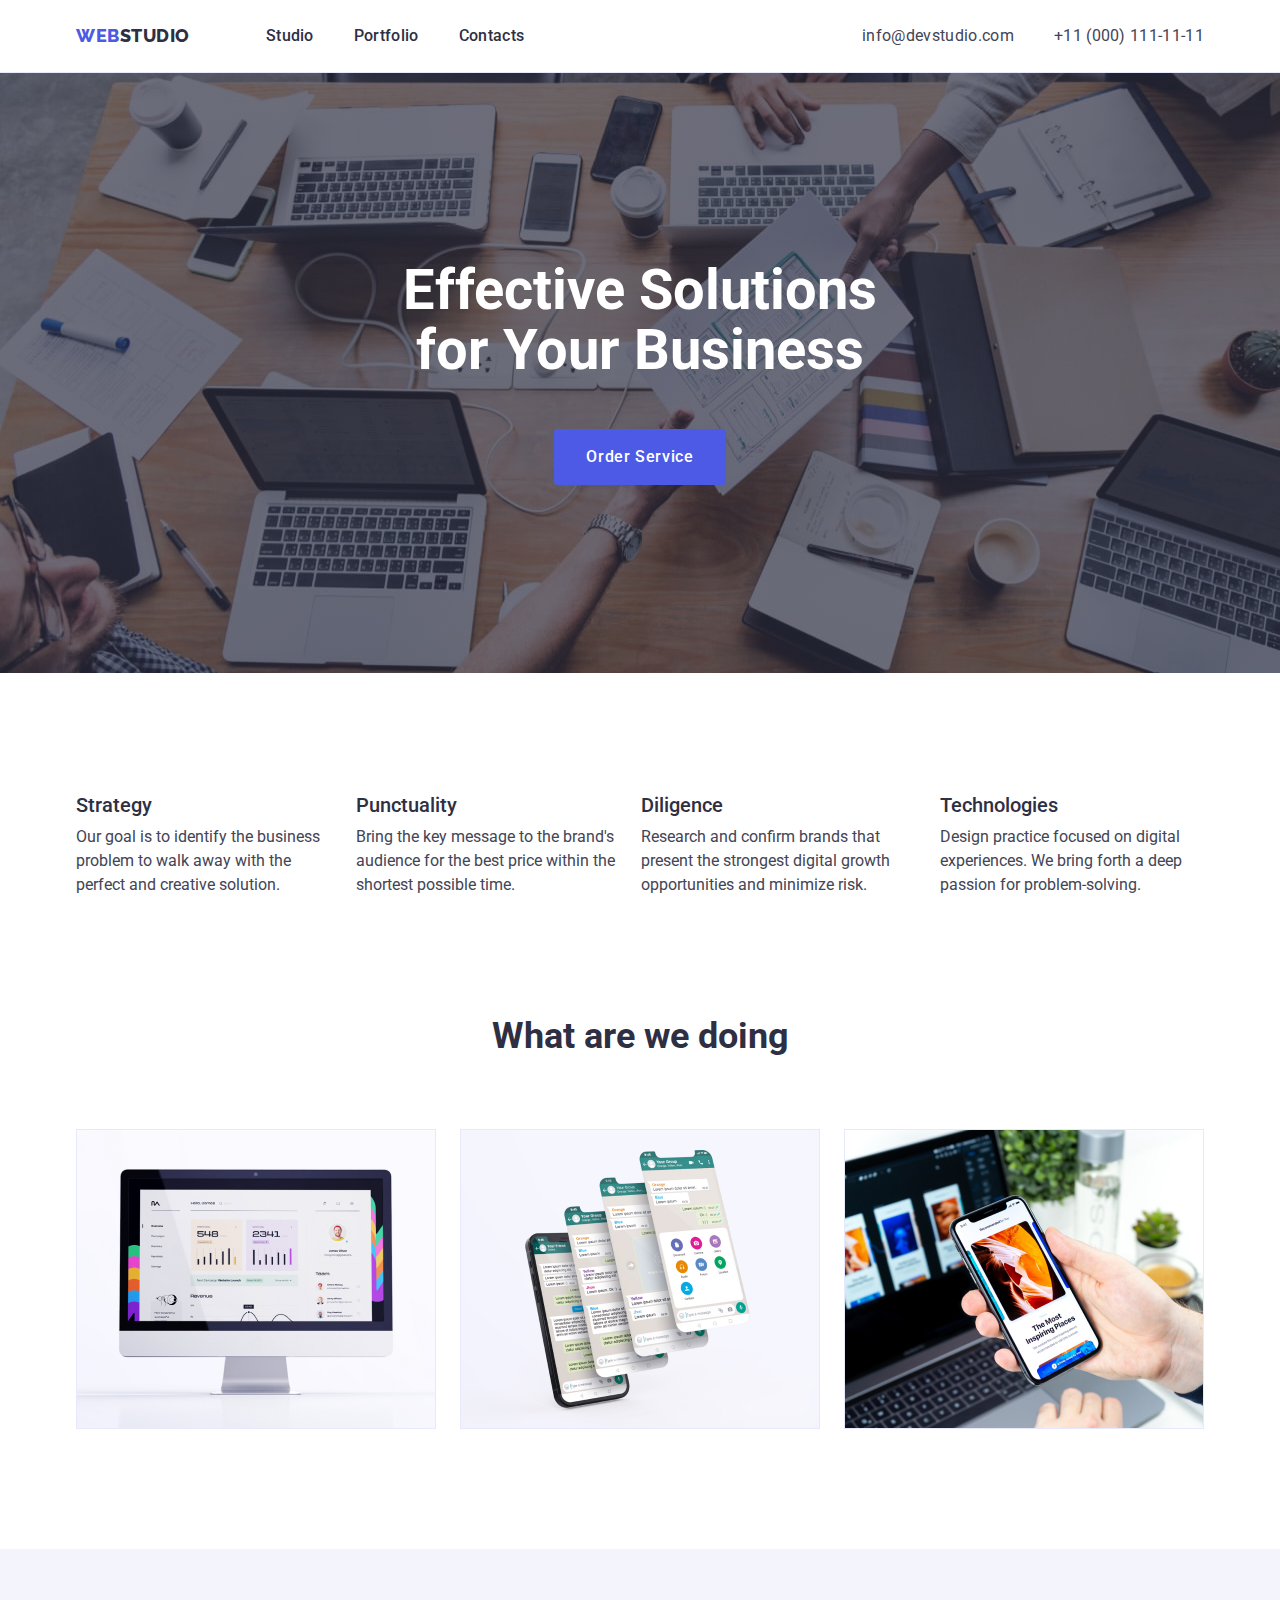
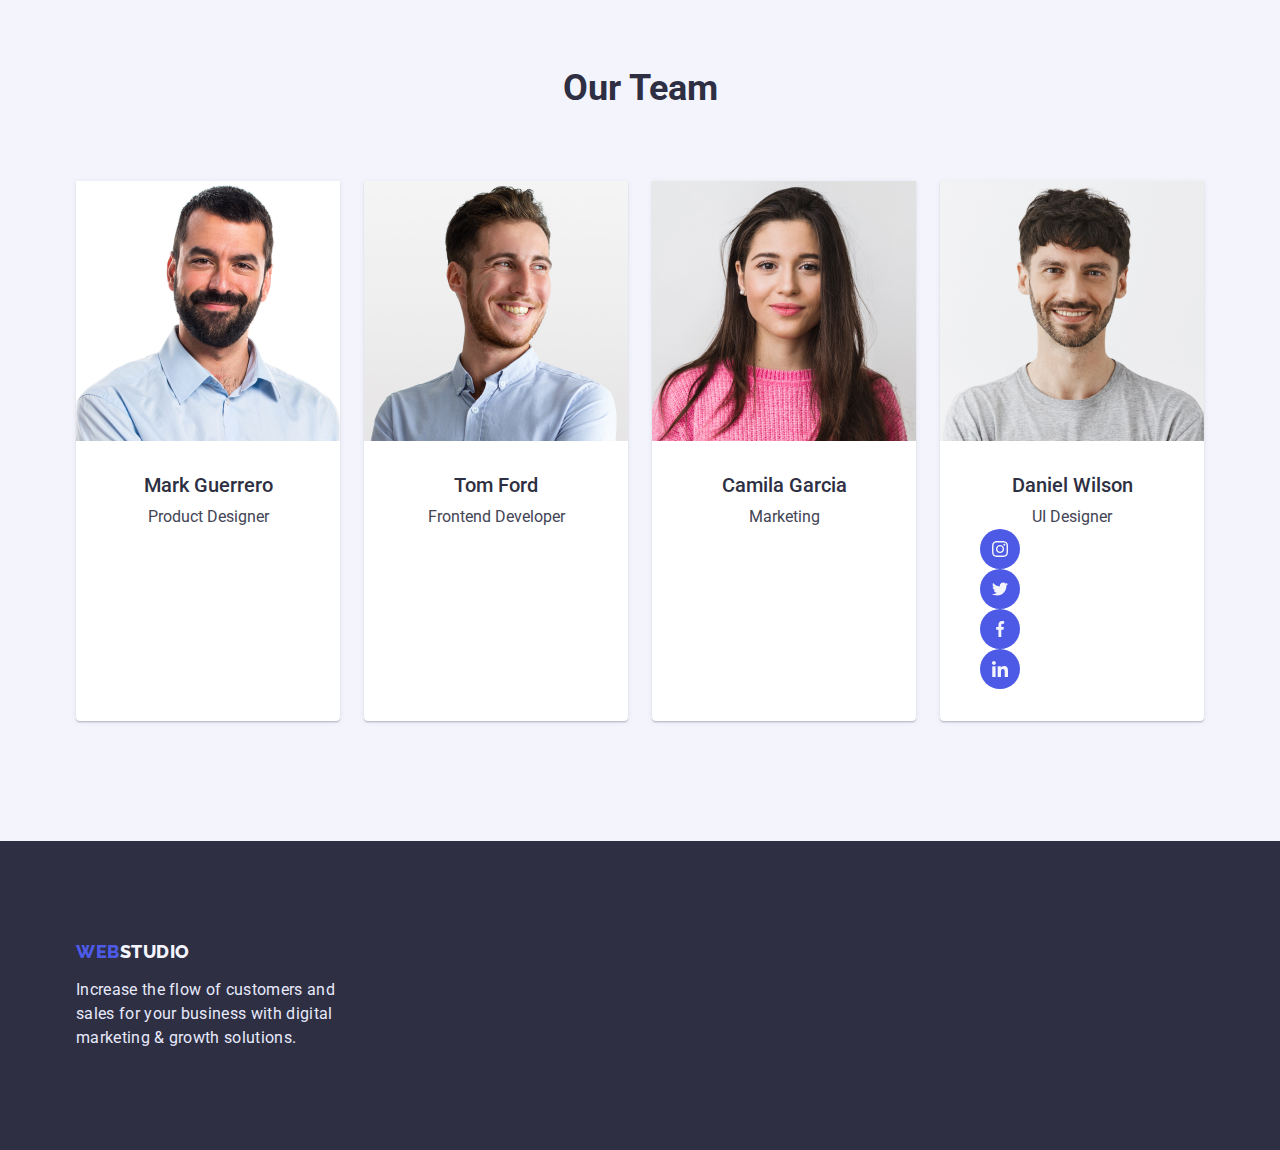
<file: index.html>
<!DOCTYPE html>
<html lang="en">
  <head>
    <meta charset="UTF-8" />
    <meta http-equiv="X-UA-Compatible" content="IE=edge" />
    <meta name="viewport" content="width=device-width, initial-scale=1.0" />
    <title>Studio</title>
    <link
      href="https://fonts.googleapis.com/css2?family=Raleway:wght@800&family=Roboto:wght@400;500;700;900&display=swap"
      rel="stylesheet"
    />
    <link
      rel="stylesheet"
      href="https://cdnjs.cloudflare.com/ajax/libs/modern-normalize/1.1.0/modern-normalize.min.css"
    />
    <link rel="stylesheet" href="./css/styles.css" />
  </head>

  <body>
    <!--Шапка сайту-->

    <header class="part-header">
      <div class="container header-container">
        <nav class="nav">
          <a href="" class="logo"
            ><span class="logo-partone">WEB</span>STUDIO</a
          >

          <ul class="list-header">
            <li class="navigator">
              <a class="nav-link" href="./index.html">Studio</a>
            </li>
            <li class="navigator">
              <a class="nav-link" href="./portfolio.html">Portfolio</a>
            </li>
            <li class="navigator"><a class="nav-link" href="">Contacts</a></li>
          </ul>
        </nav>

        <address>
          <ul class="list-header-contact">
            <li class="contact-item">
              <a class="contact-link" href="mailto:info@devstudio.com"
                >info@devstudio.com</a
              >
            </li>
            <li class="contact-item">
              <a class="contact-link" href="tel:+110001111111"
                >+11 (000) 111-11-11</a
              >
            </li>
          </ul>
        </address>
      </div>
    </header>

    <main>
      <!--Герой-->
      <section class="hero">
        <div class="container">
          <h1 class="hero-title">Effective Solutions for Your Business</h1>
          <button class="button primary">Order Service</button>
        </div>
      </section>

      <!--Переваги-->

      <section class="section-advantages">
        <div class="container">
          <h2 class="visually-hidden">Advantages</h2>

          <ul class="future-list">
            <li class="future-item">
              <h3 class="future-title">Strategy</h3>
              <p class="future-text">
                Our goal is to identify the business problem to walk away with
                the perfect and creative solution.
              </p>
            </li>

            <li class="future-item">
              <h3 class="future-title list-type">Punctuality</h3>
              <p class="future-text">
                Bring the key message to the brand's audience for the best price
                within the shortest possible time.
              </p>
            </li>

            <li class="future-item">
              <h3 class="future-title list-type">Diligence</h3>
              <p class="future-text">
                Research and confirm brands that present the strongest digital
                growth opportunities and minimize risk.
              </p>
            </li>

            <li class="future-item">
              <h3 class="future-title list-type">Technologies</h3>
              <p class="future-text">
                Design practice focused on digital experiences. We bring forth a
                deep passion for problem-solving.
              </p>
            </li>
          </ul>
        </div>
      </section>

      <!--Послуги-->
      <section class="section">
        <div class="container">
          <h2 class="section-title">What are we doing</h2>

          <ul class="services-list">
            <li class="services-item">
              <img src="./images/imag1.jpg" alt="computer" width="360" />
            </li>

            <li class="services-item">
              <img src="./images/imag2.jpg" alt="computer" width="360" />
            </li>

            <li class="services-item">
              <img src="./images/imag3.jpg" alt="computer" width="360" />
            </li>
          </ul>
        </div>
      </section>

      <!-- Команда-->
      <section class="team">
        <div class="container">
          <h2 class="section-title">Our Team</h2>

          <ul class="team-list">
            <li class="team-item">
              <img src="./images/photo1.jpg" alt="Mark Guerrero" width="264" />
              <div class="team-box">
                <h3 class="team-title">Mark Guerrero</h3>
                <p class="team-position">Product Designer</p>
              </div>
            </li>

            <li class="team-item">
              <img src="./images/photo2.jpg" alt="Tom Ford" width="264" />
              <div class="team-box">
                <h3 class="team-title">Tom Ford</h3>
                <p class="team-position">Frontend Developer</p>
              </div>
            </li>

            <li class="team-item">
              <img src="./images/photo3.jpg" alt="Camila Garcia" width="264" />
              <div class="team-box">
                <h3 class="team-title">Camila Garcia</h3>
                <p class="team-position">Marketing</p>
              </div>
            </li>

            <li class="team-item">
              <img src="./images/photo4.jpg" alt="Daniel Wilson" width="264" />
              <div class="team-box">
                <h3 class="team-title">Daniel Wilson</h3>
                <p class="team-position">UI Designer</p>

                <ul class="social-list">
                  <li class="social-list-item">
                    <a href="" class="social-list-link">
                      <svg class="social-list-icon" wight="16" height="16">
                        <use
                          href="./images/icons.svg.svg#icon-instagram-1"
                        ></use>
                      </svg>
                    </a>
                  </li>
                  <li class="social-list-item">
                    <a href="" class="social-list-link">
                      <svg class="social-list-icon" wight="16" height="16">
                        <use href="./images/icons.svg.svg#icon-twitter-1"></use>
                      </svg>
                    </a>
                  </li>
                  <li class="social-list-item">
                    <a href="" class="social-list-link">
                      <svg class="social-list-icon" wight="16" height="16">
                        <use
                          href="./images/icons.svg.svg#icon-facebook-1"
                        ></use>
                      </svg>
                    </a>
                  </li>
                  <li class="social-list-item">
                    <a href="" class="social-list-link">
                      <svg class="social-list-icon" wight="16" height="16">
                        <use
                          href="./images/icons.svg.svg#icon-linkedin-1"
                        ></use>
                      </svg>
                    </a>
                  </li>
                </ul>
              </div>
            </li>
          </ul>
        </div>
      </section>
    </main>

    <!-- Футер -->

    <footer class="footer">
      <div class="container">
        <a href="" class="logo-footer">
          <span class="logo-text">WEB</span>STUDIO
        </a>

        <p class="footer-text">
          Increase the flow of customers and sales for your business with
          digital marketing & growth solutions.
        </p>
      </div>
    </footer>
  </body>
</html>
</file>
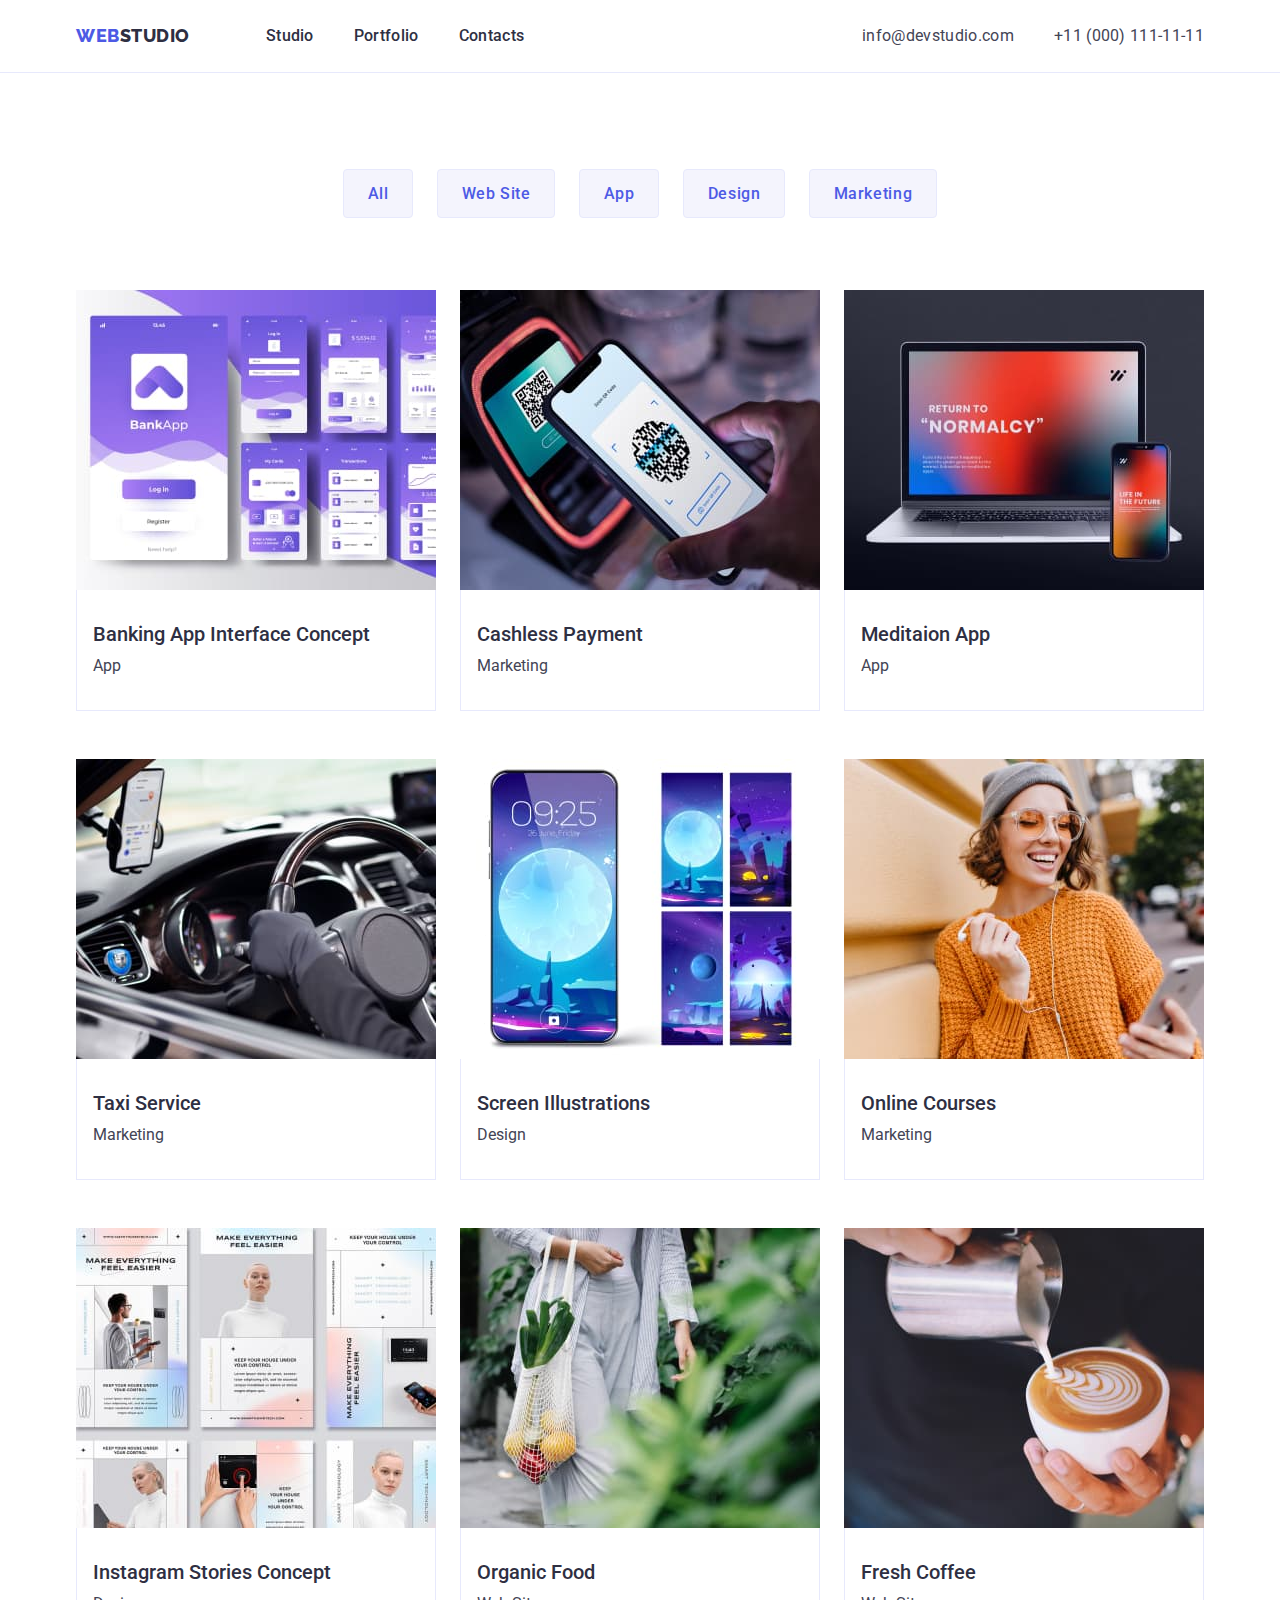
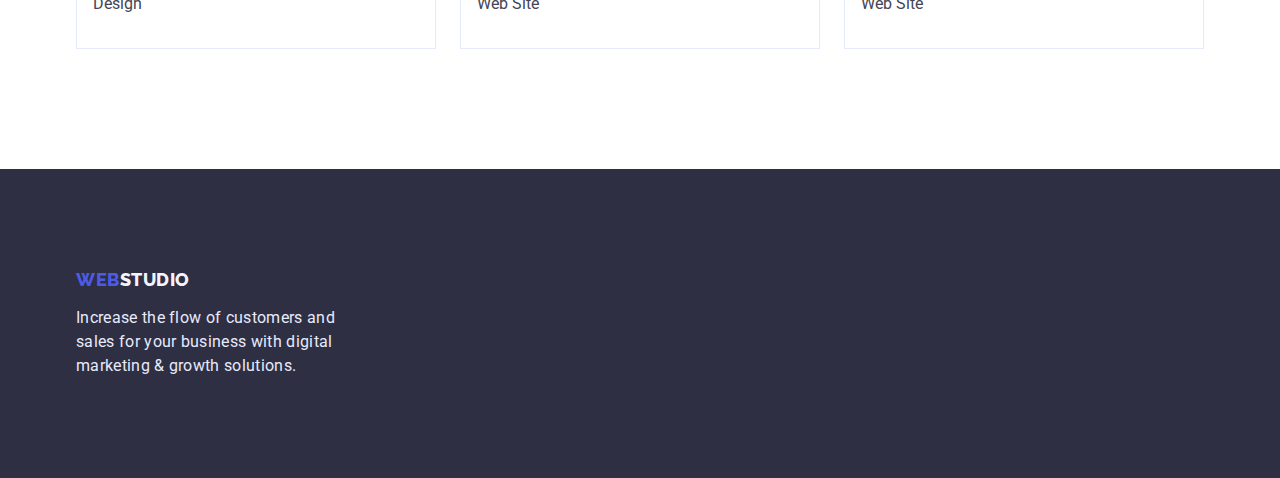
<file: portfolio.html>
<!DOCTYPE html>
<html lang="en">
  <head>
    <meta charset="UTF-8" />
    <meta http-equiv="X-UA-Compatible" content="IE=edge" />
    <meta name="viewport" content="width=device-width, initial-scale=1.0" />
    <title>Portfolio</title>
    <link
      href="https://fonts.googleapis.com/css2?family=Raleway:wght@800&family=Roboto:wght@400;500;700;900&display=swap"
      rel="stylesheet"
    />
    <link
      rel="stylesheet"
      href="https://cdnjs.cloudflare.com/ajax/libs/modern-normalize/1.1.0/modern-normalize.min.css"
    />
    <link rel="stylesheet" href="./css/styles.css" />
  </head>

  <body>
    <!--Шапка сайту-->

    <header class="part-header">
      <div class="container header-container">
        <nav class="nav">
          <a href="" class="logo"
            ><span class="logo-partone">WEB</span>STUDIO</a
          >

          <ul class="list-header">
            <li class="navigator">
              <a class="nav-link" href="./index.html">Studio</a>
            </li>
            <li class="navigator">
              <a class="nav-link" href="./portfolio.html">Portfolio</a>
            </li>
            <li class="navigator"><a class="nav-link" href="">Contacts</a></li>
          </ul>
        </nav>

        <address>
          <ul class="list-header-contact">
            <li class="contact-item">
              <a class="contact-link" href="mailto:info@devstudio.com"
                >info@devstudio.com</a
              >
            </li>
            <li class="contact-item">
              <a class="contact-link" href="tel:+110001111111"
                >+11 (000) 111-11-11</a
              >
            </li>
          </ul>
        </address>
      </div>
    </header>

    <main>
      <!--Портфоліо-->
      <section class="portfolio">
        <div class="container">
          <!--Фільтр-->
          <h1 class="visually-hidden">Portfolio</h1>

          <ul class="list-button">
            <li class="button-item">
              <button class="button" type="button">All</button>
            </li>
            <li class="button-item">
              <button class="button" type="button">Web Site</button>
            </li>
            <li class="button-item">
              <button class="button" type="button">App</button>
            </li>
            <li class="button-item">
              <button class="button" type="button">Design</button>
            </li>
            <li class="button-item">
              <button class="button" type="button">Marketing</button>
            </li>
          </ul>

          <!--Меню-->

          <ul class="project-list">
            <li class="project-item">
              <img src="./images/img1.jpg" alt="App" width="360" />
              <div class="project-box">
                <h2 class="project-title">Banking App Interface Concept</h2>
                <p class="project-text">App</p>
              </div>
            </li>

            <li class="project-item">
              <img src="./images/img2.jpg" alt="App" width="360" />
              <div class="project-box">
                <h2 class="project-title">Cashless Payment</h2>
                <p class="project-text">Marketing</p>
              </div>
            </li>

            <li class="project-item">
              <img src="./images/img3.jpg" alt="App" width="360" />
              <div class="project-box">
                <h2 class="project-title">Meditaion App</h2>
                <p class="project-text">App</p>
              </div>
            </li>

            <li class="project-item">
              <img src="./images/img4.jpg" alt="App" width="360" />
              <div class="project-box">
                <h2 class="project-title">Taxi Service</h2>
                <p class="project-text">Marketing</p>
              </div>
            </li>

            <li class="project-item">
              <img src="./images/img5.jpg" alt="App" width="360" />
              <div class="project-box">
                <h2 class="project-title">Screen Illustrations</h2>
                <p class="project-text">Design</p>
              </div>
            </li>

            <li class="project-item">
              <img src="./images/img6.jpg" alt="App" width="360" />
              <div class="project-box">
                <h2 class="project-title">Online Courses</h2>
                <p class="project-text">Marketing</p>
              </div>
            </li>

            <li class="project-item">
              <img src="./images/img7.jpg" alt="App" width="360" />
              <div class="project-box">
                <h2 class="project-title">Instagram Stories Concept</h2>
                <p class="project-text">Design</p>
              </div>
            </li>

            <li class="project-item">
              <img src="./images/img8.jpg" alt="App" width="360" />
              <div class="project-box">
                <h2 class="project-title">Organic Food</h2>
                <p class="project-text">Web Site</p>
              </div>
            </li>

            <li class="project-item">
              <img src="./images/img9.jpg" alt="App" width="360" />
              <div class="project-box">
                <h2 class="project-title">Fresh Coffee</h2>
                <p class="project-text">Web Site</p>
              </div>
            </li>
          </ul>
        </div>
      </section>
    </main>

    <!-- Футер -->
    <footer class="footer">
      <div class="container">
        <a href="" class="logo-footer">
          <span class="logo-text">WEB</span>STUDIO
        </a>

        <p class="footer-text">
          Increase the flow of customers and sales for your business with
          digital marketing & growth solutions.
        </p>
      </div>
    </footer>
  </body>
</html>
</file>
<file: css/styles.css>
h1,
h2,
h3,
p {
    margin-top: 0;
    margin-bottom: 0;
    padding-left: 0;
}

ul {
    margin-top: 0;
    margin-bottom: 0;
    list-style: none;
}

img {
    display: block;
}

:root {
    --p-text-color: #434455;
    --background-color: #E5E5E5;
    --nav-text-color: #2E2F42;
    --blu-color: #4D5AE5;
    --white-fon: #ffffff;
    --color-F4F4FD: #F4F4FD;
    --color-E7E9FC: #E7E9FC;
    --color-404BBF: #404BBF;

}

/* Body */
body {
    background-color: var(--white-fon);
    color: var(--p-text-color);
    font-family: 'Roboto', sans-serif;
    line-height: 1.5;

}



.container {
    width: 1158px;
    margin-left: auto;
    margin-right: auto;

    padding-left: 15px;
    padding-right: 15px;
}


.future-list {
    display: flex;
    gap: 24px;

    padding: 0;
}


.project-list {
    display: flex;
    flex-wrap: wrap;
    column-gap: 24px;
    row-gap: 48px;


    padding: 0;
}

.project-box {
    background-color: var(--white-fon);
    padding-top: 32px;
    padding-bottom: 32px;
    border: 1px solid var(--color-E7E9FC);
    border-top: none;
    padding-left: 16px;

}

.project-title {
    margin-bottom: 8px;
    color: var(--nav-text-color);
    font-weight: 500;
    font-size: 20px;
    line-height: 1.2;
}


.project-item:hover,
.project-item:focus {
    box-shadow: 0px 1px 6px rgba(46, 47, 66, 0.08), 0px 1px 1px rgba(46, 47, 66, 0.16), 0px 2px 1px rgba(46, 47, 66, 0.08);
}

.list-button {
    display: flex;
    justify-content: center;
    gap: 24px;
    margin-bottom: 72px;

    padding: 0;



}


.team-item {
    border-radius: 0px 0px 4px 4px;
    background-color: var(--white-fon);
    box-shadow: 0px 1px 6px rgba(46, 47, 66, 0.08), 0px 1px 1px rgba(46, 47, 66, 0.16), 0px 2px 1px rgba(46, 47, 66, 0.08);
}

.team-box {
    padding-top: 32px;
    padding-bottom: 32px;
    text-align: center;
}

.team-title {
    font-weight: 500;
    font-size: 20px;
    line-height: 1.2;
    color: var(--nav-text-color);
    margin-bottom: 8px;
}





a:link {
    text-decoration: none;
}






/* ХЕДР ФЛЕКС */
.header-container {
    display: flex;
    align-items: center;
    padding-top: 24px;
    padding-bottom: 24px;
}

.nav {
    display: flex;
    align-items: center;
}

.list-header {

    display: flex;
    align-items: center;
    padding-left: 0;

}

.navigator:not(:last-child) {
    margin-right: 40px;

}

address {
    margin-left: auto;
}




.list-header-contact {

    display: flex;
    align-items: center;
    padding: 0;
}

.contact-item:not(:last-child) {
    margin-right: 40px;

}


/* ХEДР ФЛЕКС */


.visually-hidden {
    position: absolute;
    white-space: nowrap;
    width: 1px;
    height: 1px;
    overflow: hidden;
    border: 0;
    padding: 0;
    clip: rect(0 0 0 0);
    clip-path: inset(50%);
    margin: -1px;
}



/* logo */
.logo {
    font-family: 'Raleway';
    font-weight: 800;
    font-size: 18px;
    line-height: 1.33;
    letter-spacing: 0.03em;
    color: var(--nav-text-color);
    margin-right: 76px;
}

.logo .logo-partone {
    color: var(--blu-color);
}

/* logo footer */
.logo-footer {
    font-family: 'Raleway';
    font-weight: 800;
    font-size: 18px;
    line-height: 1.17;
    letter-spacing: 0.03em;
    color: var(--color-F4F4FD);
    margin-bottom: 16px;
    display: block;
}



/* FOOTER */
.footer {
    padding-top: 100px;
    padding-bottom: 100px;
    background-color: var(--nav-text-color);

}

.footer-text {
    letter-spacing: 0.02em;
    width: 264px;
    color: var(--color-E7E9FC);

}


.logo-text {

    color: var(--blu-color);
}


/* хедр */
.part-header {
    border-bottom: 1px solid var(--color-E7E9FC);
}


.nav-link {
    color: var(--nav-text-color);
    font-weight: 500;
    letter-spacing: 0.02em;
}

.nav-link:hover,
.nav-link:focus {
    color: var(--color-404BBF);

}

.contact-link {
    color: var(--p-text-color);
    letter-spacing: 0.02em;
    font-style: normal;
}

.contact-link:hover,
.contact-link:focus {
    color: var(--color-404BBF);
}


/* Hero */
.hero-title {
    text-align: center;
    width: 494px;
    margin-bottom: 48px;
    margin-left: auto;
    margin-right: auto;


    color: var(--white-fon);
    font-weight: 700;
    font-size: 56px;
    line-height: 1.07;
}

.hero {
    padding-top: 188px;
    padding-bottom: 188px;
    background-color: var(--nav-text-color);

    background-image: linear-gradient(rgba(46, 47, 66, 0.7), rgba(46, 47, 66, 0.7)), url(../images/hero\ image.jpg);
    background-size: cover;
    background-color: rgba(46, 47, 66, 0.7);
}

.portfolio {
    padding-top: 96px;
    padding-bottom: 120px;

}

.section {
    padding-bottom: 120px;
}


.section-advantages {
    padding-top: 120px;
    padding-bottom: 120px;
}

.team {
    background-color: var(--color-F4F4FD);
    padding-top: 120px;
    padding-bottom: 120px;
}



/* h2 */
.section-title {
    margin-bottom: 72px;
    color: var(--nav-text-color);
    font-weight: 700;
    font-size: 36px;
    line-height: 1.11;
    text-align: center;
}



.services-list {
    display: flex;
    gap: 24px;

    padding: 0;
}

.team-list {
    display: flex;
    gap: 24px;

    padding: 0;

}



/* h3 */

.future-title {
    font-weight: 500;
    font-size: 20px;
    line-height: 1.2;
    margin-bottom: 8px;
    color: var(--nav-text-color);
}




.button {
    display: inline-block;
    border: 1px solid var(--color-E7E9FC);
    border-radius: 4px;
    padding: 11.5px 23.5px;
    min-width: 69px;
    text-align: center;

    background-color: var(--color-F4F4FD);
    color: var(--blu-color);
    font-family: inherit;
    font-weight: 500;
    font-size: 16px;
    line-height: 1.5;
    letter-spacing: 0.04em;
    cursor: pointer;



}

.button:hover,
.button:focus {
    background-color: var(--color-404BBF);
    color: var(--white-fon);
    box-shadow: 0px 3px 1px rgba(0, 0, 0, 0.1), 0px 2px 1px rgba(0, 0, 0, 0.08), 0px 2px 2px rgba(0, 0, 0, 0.12);

}

.button.primary {
    display: block;
    margin-left: auto;
    margin-right: auto;

    padding: 16px 32px;
    border: none;


    background-color: var(--blu-color);
    color: var(--white-fon);
    font-family: inherit;
    font-weight: 500;
    font-size: 16px;
    line-height: 1.5;
    letter-spacing: 0.04em;
}

.button.primary:hover,
.button.primary:focus {
    background-color: var(--color-404BBF);
}

.social-list-link {
    display: flex;
    justify-content: center;
    align-items: center;
    width: 40px;
    height: 40px;
    border-radius: 50%;
    background-color: var(--blu-color);
}
</file>
